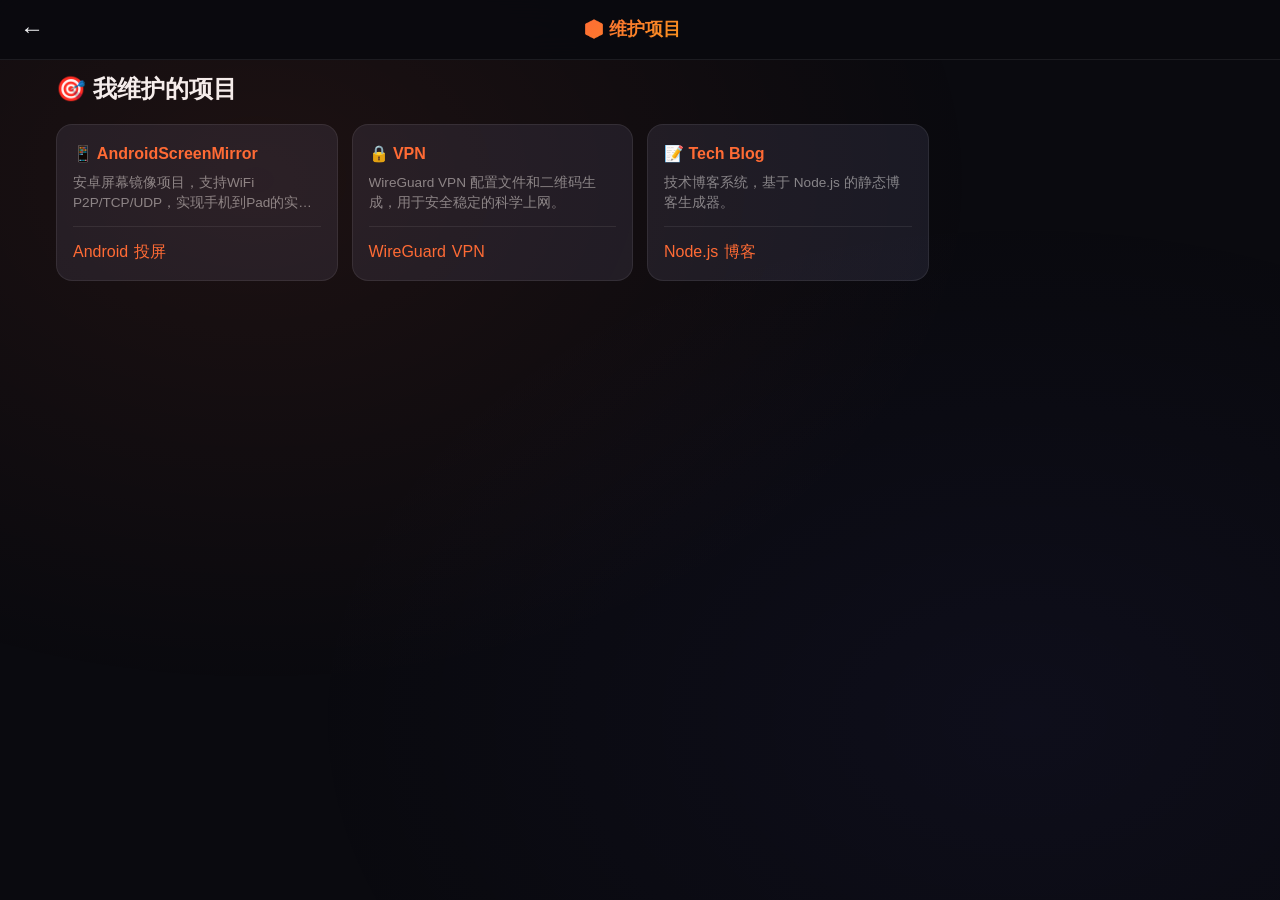
<file: projects/index.html>
<!DOCTYPE html>
<html lang="zh-CN">
<head>
    <meta charset="UTF-8">
    <meta name="viewport" content="width=device-width, initial-scale=1.0">
    <title>小 - 项目列表</title>
    <link rel="stylesheet" href="../style.css">
</head>
<body>
    <header class="mobile-header">
        <a href="../" class="back-btn" style="color: var(--text); text-decoration: none; font-size: 1.5rem;">←</a>
        <div class="logo">📦 维护项目</div>
        <div style="width: 40px;"></div>
    </header>
    
    <main class="content" style="padding-top: 70px;">
        <h2 style="margin-bottom: 1rem;">🎯 我维护的项目</h2>
        <div class="doc-list" id="projectList">
            <a href="./AndroidScreenMirror/" class="doc-card" style="text-decoration: none;">
                <h3>📱 AndroidScreenMirror</h3>
                <div class="doc-preview">安卓屏幕镜像项目，支持WiFi P2P/TCP/UDP，实现手机到Pad的实时投屏和触摸反控功能。</div>
                <div class="doc-tags"><span class="tag project">Android</span><span class="tag">投屏</span></div>
            </a>
            <a href="./vpn/" class="doc-card" style="text-decoration: none;">
                <h3>🔒 VPN</h3>
                <div class="doc-preview">WireGuard VPN 配置文件和二维码生成，用于安全稳定的科学上网。</div>
                <div class="doc-tags"><span class="tag">WireGuard</span><span class="tag">VPN</span></div>
            </a>
            <a href="./tech-blog/" class="doc-card" style="text-decoration: none;">
                <h3>📝 Tech Blog</h3>
                <div class="doc-preview">技术博客系统，基于 Node.js 的静态博客生成器。</div>
                <div class="doc-tags"><span class="tag">Node.js</span><span class="tag">博客</span></div>
            </a>
        </div>
    </main>
</body>
</html>
</file>
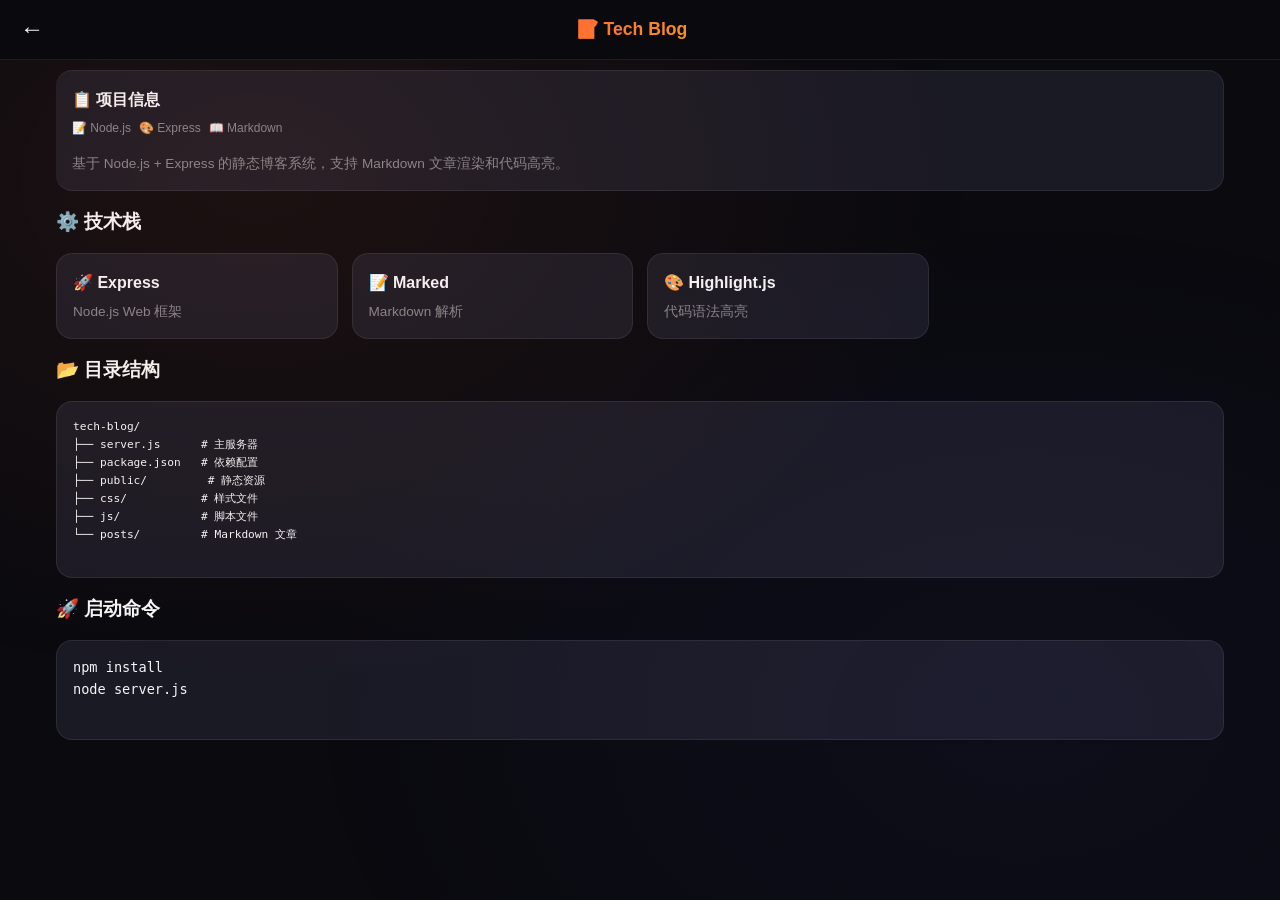
<file: projects/tech-blog/index.html>
<!DOCTYPE html>
<html lang="zh-CN">
<head>
    <meta charset="UTF-8">
    <meta name="viewport" content="width=device-width, initial-scale=1.0">
    <title>Tech Blog - 小</title>
    <link rel="stylesheet" href="../../style.css">
</head>
<body>
    <header class="mobile-header">
        <a href="../" class="back-btn" style="color: var(--text); text-decoration: none; font-size: 1.5rem;">←</a>
        <div class="logo">📝 Tech Blog</div>
        <div style="width: 40px;"></div>
    </header>
    
    <main class="content" style="padding-top: 70px;">
        <div class="doc-card" style="margin-bottom: 1rem; border-left: 3px solid var(--primary);">
            <h3>📋 项目信息</h3>
            <div class="doc-meta">
                <span>📝 Node.js</span>
                <span>🎨 Express</span>
                <span>📖 Markdown</span>
            </div>
            <div class="doc-preview" style="margin-top: 0.5rem;">
                基于 Node.js + Express 的静态博客系统，支持 Markdown 文章渲染和代码高亮。
            </div>
        </div>
        
        <h3 style="margin: 1rem 0;">⚙️ 技术栈</h3>
        <div class="doc-list">
            <div class="doc-card">
                <h3>🚀 Express</h3>
                <div class="doc-preview">Node.js Web 框架</div>
            </div>
            <div class="doc-card">
                <h3>📝 Marked</h3>
                <div class="doc-preview">Markdown 解析</div>
            </div>
            <div class="doc-card">
                <h3>🎨 Highlight.js</h3>
                <div class="doc-preview">代码语法高亮</div>
            </div>
        </div>
        
        <h3 style="margin: 1rem 0;">📂 目录结构</h3>
        <div class="doc-card">
            <pre style="font-size: 0.7rem; overflow-x: auto; white-space: pre-wrap;">
tech-blog/
├── server.js      # 主服务器
├── package.json   # 依赖配置
├── public/         # 静态资源
├── css/           # 样式文件
├── js/            # 脚本文件
└── posts/         # Markdown 文章
            </pre>
        </div>
        
        <h3 style="margin: 1rem 0;">🚀 启动命令</h3>
        <div class="doc-card">
            <pre style="font-size: 0.85rem;">
npm install
node server.js
            </pre>
        </div>
    </main>
</body>
</html>
</file>
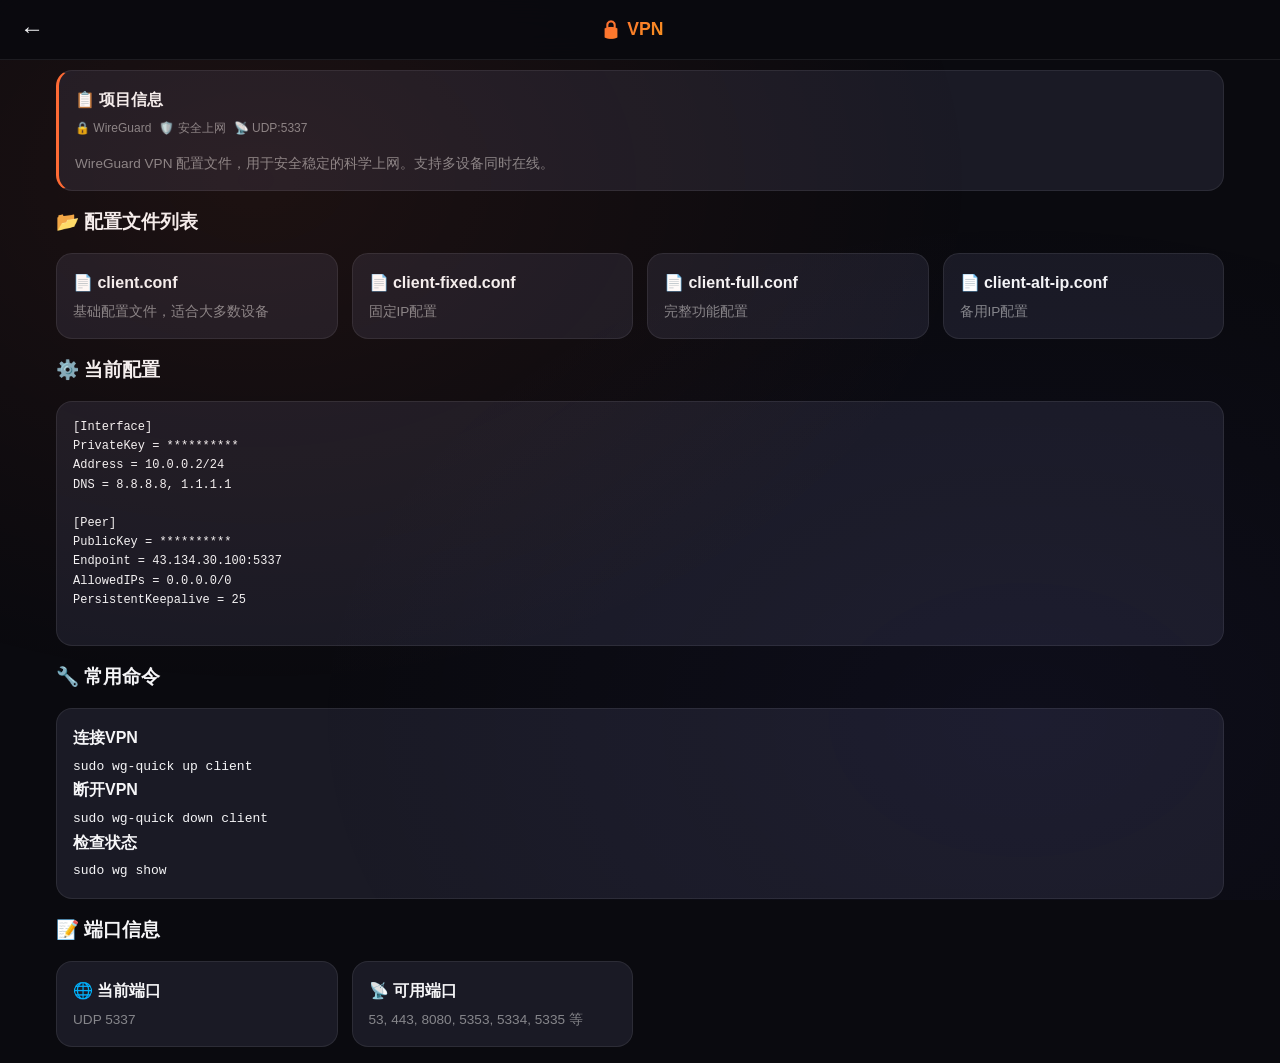
<file: projects/vpn/index.html>
<!DOCTYPE html>
<html lang="zh-CN">
<head>
    <meta charset="UTF-8">
    <meta name="viewport" content="width=device-width, initial-scale=1.0">
    <title>VPN - 小</title>
    <link rel="stylesheet" href="../../style.css">
</head>
<body>
    <header class="mobile-header">
        <a href="../" class="back-btn" style="color: var(--text); text-decoration: none; font-size: 1.5rem;">←</a>
        <div class="logo">🔒 VPN</div>
        <div style="width: 40px;"></div>
    </header>
    
    <main class="content" style="padding-top: 70px;">
        <div class="doc-card" style="margin-bottom: 1rem; border-left: 3px solid var(--accent);">
            <h3>📋 项目信息</h3>
            <div class="doc-meta">
                <span>🔒 WireGuard</span>
                <span>🛡️ 安全上网</span>
                <span>📡 UDP:5337</span>
            </div>
            <div class="doc-preview" style="margin-top: 0.5rem;">
                WireGuard VPN 配置文件，用于安全稳定的科学上网。支持多设备同时在线。
            </div>
        </div>
        
        <h3 style="margin: 1rem 0;">📂 配置文件列表</h3>
        <div class="doc-list">
            <div class="doc-card">
                <h3>📄 client.conf</h3>
                <div class="doc-preview">基础配置文件，适合大多数设备</div>
            </div>
            <div class="doc-card">
                <h3>📄 client-fixed.conf</h3>
                <div class="doc-preview">固定IP配置</div>
            </div>
            <div class="doc-card">
                <h3>📄 client-full.conf</h3>
                <div class="doc-preview">完整功能配置</div>
            </div>
            <div class="doc-card">
                <h3>📄 client-alt-ip.conf</h3>
                <div class="doc-preview">备用IP配置</div>
            </div>
        </div>
        
        <h3 style="margin: 1rem 0;">⚙️ 当前配置</h3>
        <div class="doc-card">
            <pre style="font-size: 0.75rem; overflow-x: auto;">
[Interface]
PrivateKey = **********
Address = 10.0.0.2/24
DNS = 8.8.8.8, 1.1.1.1

[Peer]
PublicKey = **********
Endpoint = 43.134.30.100:5337
AllowedIPs = 0.0.0.0/0
PersistentKeepalive = 25
            </pre>
        </div>
        
        <h3 style="margin: 1rem 0;">🔧 常用命令</h3>
        <div class="doc-card markdown-body">
            <h3>连接VPN</h3>
            <pre>sudo wg-quick up client</pre>
            
            <h3>断开VPN</h3>
            <pre>sudo wg-quick down client</pre>
            
            <h3>检查状态</h3>
            <pre>sudo wg show</pre>
        </div>
        
        <h3 style="margin: 1rem 0;">📝 端口信息</h3>
        <div class="doc-list">
            <div class="doc-card">
                <h3>🌐 当前端口</h3>
                <div class="doc-preview">UDP 5337</div>
            </div>
            <div class="doc-card">
                <h3>📡 可用端口</h3>
                <div class="doc-preview">53, 443, 8080, 5353, 5334, 5335 等</div>
            </div>
        </div>
    </main>
</body>
</html>
</file>
<file: style.css>
/* ===== 基础重置 ===== */
* {
    margin: 0;
    padding: 0;
    box-sizing: border-box;
}

:root {
    --bg-primary: #0a0a0f;
    --bg-secondary: #12121a;
    --bg-card: #1a1a25;
    --bg-card-hover: #222230;
    --text-primary: #f5f5f7;
    --text-secondary: #86868b;
    --accent: #ff6b35;
    --accent-hover: #ff8555;
    --accent-glow: rgba(255, 107, 53, 0.15);
    --border: rgba(255, 255, 255, 0.08);
    --safe-top: env(safe-area-inset-top, 0px);
    --safe-bottom: env(safe-area-inset-bottom, 0px);
}

body {
    font-family: 'Inter', -apple-system, BlinkMacSystemFont, 'PingFang SC', 'Hiragino Sans GB', 'Microsoft YaHei', sans-serif;
    background: var(--bg-primary);
    color: var(--text-primary);
    line-height: 1.6;
    min-height: 100vh;
    overflow-x: hidden;
}

/* 背景纹理 */
body::before {
    content: '';
    position: fixed;
    inset: 0;
    background: 
        radial-gradient(ellipse at 20% 20%, rgba(255, 107, 53, 0.08) 0%, transparent 50%),
        radial-gradient(ellipse at 80% 80%, rgba(100, 100, 255, 0.05) 0%, transparent 50%);
    pointer-events: none;
    z-index: 0;
}

/* 头部 */
.mobile-header {
    position: fixed;
    top: 0;
    left: 0;
    right: 0;
    height: calc(60px + var(--safe-top));
    padding-top: var(--safe-top);
    background: rgba(10, 10, 15, 0.95);
    backdrop-filter: blur(20px);
    -webkit-backdrop-filter: blur(20px);
    border-bottom: 1px solid var(--border);
    z-index: 100;
    display: flex;
    justify-content: space-between;
    align-items: center;
    padding: 0 1.25rem;
}

.logo {
    font-size: 1.1rem;
    font-weight: 700;
    background: linear-gradient(135deg, #ff6b35 0%, #f7931e 100%);
    -webkit-background-clip: text;
    -webkit-text-fill-color: transparent;
    background-clip: text;
}

.menu-btn {
    background: var(--bg-card);
    border: 1px solid var(--border);
    color: var(--text-primary);
    font-size: 1.1rem;
    width: 38px;
    height: 38px;
    border-radius: 10px;
    cursor: pointer;
    display: flex;
    align-items: center;
    justify-content: center;
    transition: all 0.2s;
}

.menu-btn:hover {
    background: var(--bg-card-hover);
    border-color: var(--accent);
}

/* 遮罩层 - 修复可见性 */
.sidebar-overlay {
    position: fixed;
    inset: 0;
    background: rgba(0, 0, 0, 0.7);
    z-index: 150;
    opacity: 0;
    visibility: hidden;
    transition: all 0.3s;
}

.sidebar-overlay.show {
    opacity: 1;
    visibility: visible;
}

/* 侧边栏 */
.sidebar {
    position: fixed;
    top: 0;
    left: -85%;
    width: 80%;
    max-width: 300px;
    height: 100%;
    background: var(--bg-secondary);
    transition: left 0.3s cubic-bezier(0.4, 0, 0.2, 1);
    z-index: 200;
    padding: calc(20px + var(--safe-top)) 1.25rem calc(20px + var(--safe-bottom));
    overflow-y: auto;
    display: flex;
    flex-direction: column;
}

.sidebar.open { left: 0; }

.sidebar-header {
    display: flex;
    justify-content: space-between;
    align-items: center;
    margin-bottom: 1.25rem;
    padding-bottom: 1rem;
    border-bottom: 1px solid var(--border);
}

.sidebar-header h3 {
    font-size: 0.95rem;
    font-weight: 600;
    color: var(--text-secondary);
}

.close-btn {
    background: var(--bg-card);
    border: none;
    color: var(--text-secondary);
    font-size: 1.25rem;
    width: 30px;
    height: 30px;
    border-radius: 8px;
    cursor: pointer;
    display: flex;
    align-items: center;
    justify-content: center;
}

.close-btn:hover { color: var(--text-primary); }

/* 分类列表 */
.category-list {
    list-style: none;
    flex: 1;
}

.category-item {
    padding: 0.75rem 0.875rem;
    margin-bottom: 0.375rem;
    border-radius: 12px;
    cursor: pointer;
    transition: all 0.2s;
    font-size: 0.9rem;
    display: flex;
    align-items: center;
    gap: 0.75rem;
}

.category-item:hover { background: var(--bg-card); }

.category-item.active {
    background: var(--accent-glow);
    color: var(--accent);
    font-weight: 600;
}

.cat-icon { font-size: 1rem; }

.cat-count {
    margin-left: auto;
    font-size: 0.75rem;
    background: var(--bg-card);
    padding: 0.2rem 0.5rem;
    border-radius: 8px;
    color: var(--text-secondary);
}

.category-item.active .cat-count {
    background: rgba(255, 107, 53, 0.2);
    color: var(--accent);
}

.sidebar-divider {
    height: 1px;
    background: var(--border);
    margin: 1rem 0;
}

.sidebar-footer {
    margin-top: auto;
    padding-top: 1rem;
    border-top: 1px solid var(--border);
}

.sidebar-footer p {
    font-size: 0.75rem;
    color: var(--text-secondary);
}

.update-time {
    font-size: 0.8rem !important;
    color: var(--text-primary) !important;
    margin-top: 0.25rem;
}

/* 主体 */
.mobile-container {
    position: relative;
    z-index: 1;
    padding-top: calc(70px + var(--safe-top));
    padding-bottom: calc(1rem + var(--safe-bottom));
    min-height: 100vh;
}

.content {
    padding: 1rem 1rem;
    max-width: 1200px;
    margin: 0 auto;
}

/* 搜索框 */
.search-box {
    position: relative;
    margin-bottom: 1rem;
}

.search-box input {
    width: 100%;
    padding: 0.875rem 1rem;
    padding-left: 2.75rem;
    background: var(--bg-card);
    border: 1px solid var(--border);
    border-radius: 14px;
    color: var(--text-primary);
    font-size: 0.95rem;
    transition: all 0.2s;
}

.search-box input:focus {
    outline: none;
    border-color: var(--accent);
    box-shadow: 0 0 0 3px var(--accent-glow);
}

.search-box input::placeholder { color: var(--text-secondary); }

.search-box::before {
    content: '🔍';
    position: absolute;
    left: 0.875rem;
    top: 50%;
    transform: translateY(-50%);
    font-size: 0.9rem;
}

/* 快速筛选 */
.quick-filter {
    display: flex;
    align-items: center;
    gap: 0.5rem;
    margin-bottom: 1rem;
    overflow-x: auto;
    padding-bottom: 0.5rem;
    -webkit-overflow-scrolling: touch;
}

.quick-filter::-webkit-scrollbar { display: none; }

.filter-label {
    font-size: 0.8rem;
    color: var(--text-secondary);
    white-space: nowrap;
}

.filter-btn {
    background: var(--bg-card);
    border: 1px solid var(--border);
    color: var(--text-secondary);
    padding: 0.4rem 0.875rem;
    border-radius: 20px;
    font-size: 0.8rem;
    cursor: pointer;
    white-space: nowrap;
    transition: all 0.2s;
}

.filter-btn:hover { border-color: var(--accent); color: var(--text-primary); }

.filter-btn.active {
    background: var(--accent);
    border-color: var(--accent);
    color: #fff;
    font-weight: 600;
}

/* 标题栏 */
.doc-list-header {
    display: flex;
    justify-content: space-between;
    align-items: center;
    margin-bottom: 1rem;
}

.doc-list-header h2 {
    font-size: 1.25rem;
    font-weight: 700;
}

.doc-count {
    font-size: 0.8rem;
    color: var(--text-secondary);
    background: var(--bg-card);
    padding: 0.3rem 0.75rem;
    border-radius: 16px;
}

/* 文档网格 */
.doc-list {
    display: grid;
    grid-template-columns: repeat(auto-fill, minmax(280px, 1fr));
    gap: 0.875rem;
}

.doc-card {
    background: var(--bg-card);
    border: 1px solid var(--border);
    border-radius: 16px;
    padding: 1rem;
    cursor: pointer;
    transition: all 0.25s cubic-bezier(0.4, 0, 0.2, 1);
    display: flex;
    flex-direction: column;
}

.doc-card:hover {
    transform: translateY(-3px);
    border-color: rgba(255, 107, 53, 0.3);
    box-shadow: 0 8px 30px rgba(0, 0, 0, 0.35);
}

.doc-card-header {
    display: flex;
    align-items: flex-start;
    justify-content: space-between;
    margin-bottom: 0.625rem;
}

.doc-icon { font-size: 1.75rem; }

.doc-badge {
    font-size: 0.65rem;
    padding: 0.2rem 0.5rem;
    border-radius: 16px;
    background: var(--bg-secondary);
    color: var(--text-secondary);
}

.doc-card h3 {
    font-size: 1rem;
    font-weight: 600;
    margin-bottom: 0.375rem;
}

.doc-meta {
    font-size: 0.75rem;
    color: var(--text-secondary);
    margin-bottom: 0.5rem;
    display: flex;
    align-items: center;
    gap: 0.5rem;
}

.doc-meta .separator { color: var(--border); }

.doc-preview {
    font-size: 0.85rem;
    color: var(--text-secondary);
    line-height: 1.5;
    flex: 1;
    display: -webkit-box;
    -webkit-line-clamp: 2;
    -webkit-box-orient: vertical;
    overflow: hidden;
}

.doc-tags {
    display: flex;
    flex-wrap: wrap;
    gap: 0.375rem;
    margin-top: 0.75rem;
    padding-top: 0.75rem;
    border-top: 1px solid var(--border);
}

.doc-tag {
    font-size: 0.65rem;
    padding: 0.2rem 0.5rem;
    border-radius: 6px;
    background: var(--accent-glow);
    color: var(--accent);
}

/* 项目卡片 */
.doc-card.project-card {
    background: linear-gradient(135deg, var(--bg-card) 0%, var(--bg-secondary) 100%);
}

.doc-card.project-card:hover {
    border-color: var(--accent);
}

/* 模态框 */
.modal {
    position: fixed;
    inset: 0;
    background: rgba(0, 0, 0, 0.85);
    backdrop-filter: blur(8px);
    z-index: 300;
    display: flex;
    align-items: center;
    justify-content: center;
    padding: 1rem;
    opacity: 0;
    visibility: hidden;
    transition: all 0.3s;
}

.modal.show { opacity: 1; visibility: visible; }

.modal-content {
    background: var(--bg-secondary);
    border: 1px solid var(--border);
    border-radius: 20px;
    width: 100%;
    max-width: 880px;
    max-height: 88vh;
    display: flex;
    flex-direction: column;
    overflow: hidden;
    transform: scale(0.95);
    transition: transform 0.3s;
}

.modal.show .modal-content { transform: scale(1); }

.modal-header {
    display: flex;
    justify-content: space-between;
    align-items: flex-start;
    padding: 1rem 1.25rem;
    border-bottom: 1px solid var(--border);
    gap: 1rem;
}

.modal-title-wrap {
    flex: 1;
    min-width: 0;
}

.modal-title-wrap h2 {
    font-size: 1.1rem;
    font-weight: 600;
    word-break: break-all;
}

.modal-date {
    font-size: 0.75rem;
    color: var(--text-secondary);
    margin-top: 0.25rem;
    display: block;
}

.modal-actions { display: flex; gap: 0.5rem; flex-shrink: 0; }

.action-btn {
    background: var(--bg-card);
    border: 1px solid var(--border);
    color: var(--text-primary);
    padding: 0.4rem 0.75rem;
    border-radius: 8px;
    font-size: 0.8rem;
    cursor: pointer;
    transition: all 0.2s;
}

.action-btn:hover { background: var(--bg-card-hover); }

.modal-close {
    background: none;
    border: none;
    color: var(--text-secondary);
    font-size: 1.25rem;
    cursor: pointer;
    width: 32px;
    height: 32px;
    display: flex;
    align-items: center;
    justify-content: center;
    border-radius: 8px;
}

.modal-close:hover { background: var(--bg-card); color: var(--text-primary); }

.modal-body {
    flex: 1;
    overflow-y: auto;
    padding: 1.25rem;
}

.modal-body pre {
    background: var(--bg-card);
    border-radius: 12px;
    padding: 1rem;
    overflow-x: auto;
    font-size: 0.8rem;
    line-height: 1.5;
}

.modal-body code {
    background: var(--bg-card);
    padding: 0.15rem 0.35rem;
    border-radius: 4px;
    font-size: 0.85em;
}

.modal-body h1, .modal-body h2, .modal-body h3 { margin: 1.25rem 0 0.625rem; }
.modal-body h1 { font-size: 1.5rem; }
.modal-body h2 { font-size: 1.25rem; color: var(--accent); }
.modal-body h3 { font-size: 1.1rem; }
.modal-body p { margin: 0.625rem 0; line-height: 1.65; }

.modal-body table {
    width: 100%;
    border-collapse: collapse;
    margin: 0.875rem 0;
    font-size: 0.875rem;
}

.modal-body th, .modal-body td {
    border: 1px solid var(--border);
    padding: 0.625rem;
    text-align: left;
}

.modal-body th { background: var(--bg-card); font-weight: 600; }

.modal-body ul, .modal-body ol {
    padding-left: 1.5rem;
    margin: 0.625rem 0;
}

.modal-body li { margin: 0.375rem 0; }

.modal-body blockquote {
    border-left: 3px solid var(--accent);
    padding-left: 1rem;
    margin: 0.875rem 0;
    color: var(--text-secondary);
}

/* 链接 */
a { color: var(--accent); text-decoration: none; }
a:hover { text-decoration: underline; }

/* 响应式 */
@media (max-width: 768px) {
    .content { padding: 0.875rem; }
    .doc-list { grid-template-columns: 1fr; }
    .modal-content { max-height: 92vh; border-radius: 16px; }
    .quick-filter { gap: 0.375rem; }
    .filter-btn { padding: 0.35rem 0.75rem; font-size: 0.75rem; }
}

@media (max-width: 480px) {
    .logo { font-size: 1rem; }
    .modal-header { padding: 0.875rem 1rem; }
    .modal-body { padding: 1rem; }
}
/* 更新提示条 */
.update-toast {
    position: fixed;
    top: calc(70px + var(--safe-top, 0px));
    left: 50%;
    transform: translateX(-50%) translateY(-120%);
    background: var(--bg-card);
    border: 1px solid var(--accent);
    border-radius: 12px;
    padding: 0.75rem 1rem;
    display: flex;
    align-items: center;
    gap: 0.75rem;
    z-index: 250;
    box-shadow: 0 8px 30px rgba(255, 107, 53, 0.3);
    transition: transform 0.3s cubic-bezier(0.4, 0, 0.2, 1);
    max-width: calc(100vw - 2rem);
}

.update-toast.show {
    transform: translateX(-50%) translateY(0);
}

.update-toast span {
    font-size: 0.9rem;
    color: var(--text-primary);
    white-space: nowrap;
}

.update-toast button {
    padding: 0.35rem 0.75rem;
    border-radius: 8px;
    font-size: 0.8rem;
    cursor: pointer;
    border: none;
    transition: all 0.2s;
}

.update-toast button:first-of-type {
    background: var(--accent);
    color: #fff;
    font-weight: 600;
}

.update-toast button:first-of-type:hover {
    background: var(--accent-hover);
}

.update-toast button:last-of-type {
    background: var(--bg-secondary);
    color: var(--text-secondary);
}

.update-toast button:last-of-type:hover {
    color: var(--text-primary);
}
</file>
